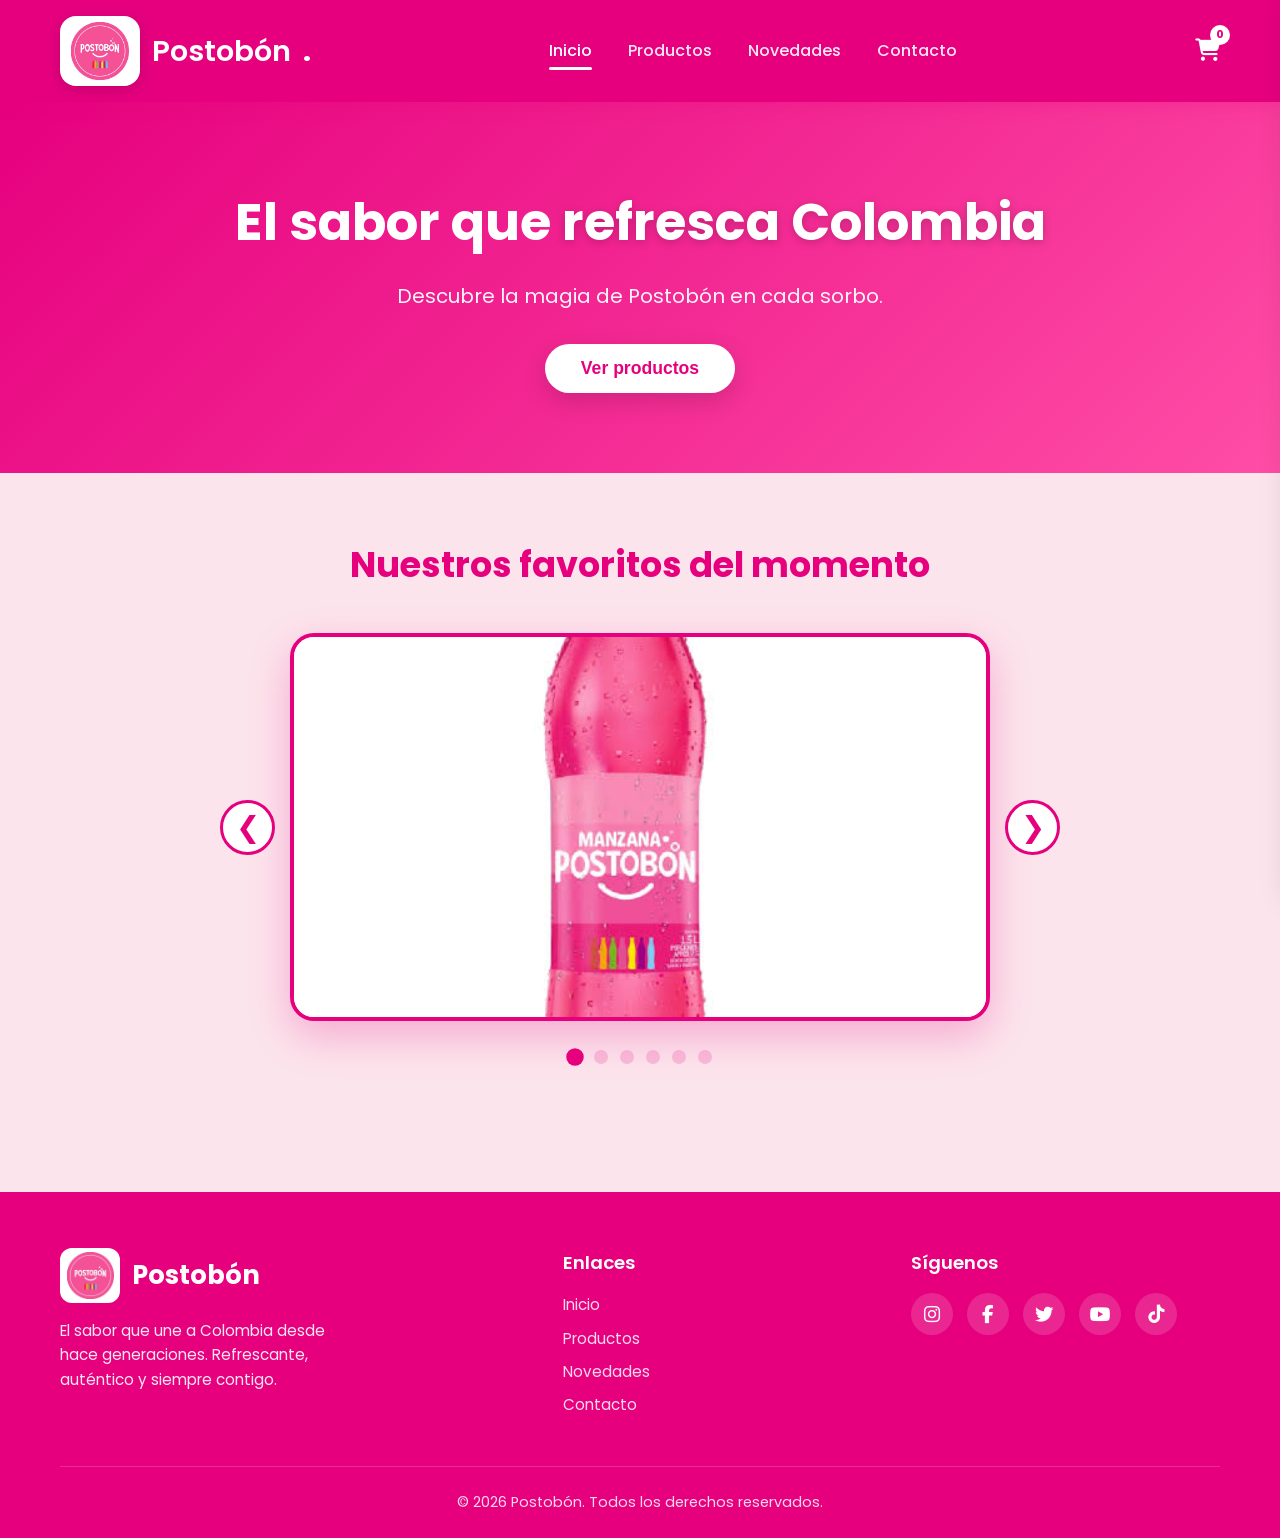
<file: index.html>
<!DOCTYPE html>
<html lang="es">
<head>
  <meta charset="UTF-8" />
  <meta name="viewport" content="width=device-width, initial-scale=1.0"/>
  <title>Postobón | Inicio</title>
  <link rel="stylesheet" href="styles.css" />
  <link href="https://fonts.googleapis.com/css2?family=Poppins:wght@300;400;500;600&display=swap" rel="stylesheet">
  <link rel="stylesheet" href="https://cdnjs.cloudflare.com/ajax/libs/font-awesome/6.4.0/css/all.min.css"/>
</head>
<body>

  <header class="header">
    <div class="container">
      <div class="logo">
        <img src="logito.jpg" width="80" height="70" alt="Postobón" class="logo-img">
        Postobón<span>.</span>
      </div>
      <nav class="nav">
        <a href="index.html" class="active">Inicio</a>
        <a href="productos.html">Productos</a>
        <a href="materiales.html">Novedades</a>
        <a href="contacto.html">Contacto</a>
      </nav>
      <div class="cart-icon" id="cartBtn">
        <i class="fas fa-shopping-cart"></i>
        <span class="cart-count" id="cartCount">0</span>
      </div>
    </div>
  </header>

  <section class="hero">
    <div class="container">
      <h1>El sabor que <span>refresca Colombia</span></h1>
      <p>Descubre la magia de Postobón en cada sorbo.</p>
      <a href="productos.html"><button class="btn-primary">Ver productos</button></a>
    </div>
  </section>

  <section class="carousel-section">
    <div class="container">
      <h2>Nuestros favoritos del momento</h2>
      
      <div class="carousel-wrapper">
        <button class="carousel-btn prev" id="prevBtn">❮</button>
        
        <div class="carousel-container">
          <div class="carousel" id="carousel"></div>
        </div>
        
        <button class="carousel-btn next" id="nextBtn">❯</button>
      </div>

      <div class="dots" id="dots"></div>
    </div>
  </section>

  <div class="cart-sidebar" id="cartSidebar">
    <div class="cart-header">
      <h3>Carrito <span id="cartItemsCount">(0)</span></h3> 
      <button class="close-cart" id="closeCart">×</button>
    </div>
    <div class="cart-items" id="cartItems"></div>
    <div class="cart-total">
      <p>Total: <strong id="cartTotal">$0</strong></p>
      <button class="btn-checkout">Finalizar compra</button>
    </div>
  </div>

  <div class="overlay" id="overlay"></div>

  <div class="modal" id="modalInvoice">
    <div class="modal-content">
      <h3>Resumen de tu pedido</h3>
      <div id="invoiceDetails"></div>
      <div class="modal-buttons">
        <button class="btn-cancel" onclick="closeModal('modalInvoice')">Cancelar</button>
        <button class="btn-continue" onclick="confirmPurchase()">Continuar</button>
      </div>
    </div>
  </div>

  <div class="modal" id="modalSuccess">
    <div class="modal-content">
      <h3>¡Tu pedido va en camino!</h3>
      <p style="margin:1.5rem 0;color:#555">Gracias por elegir Postobón. Pronto recibirás tu pedido.</p>
      <button class="btn-accept" onclick="closeModal('modalSuccess')">Aceptar</button>
    </div>
  </div>

  <footer class="footer">
    <div class="container">
      <div class="footer-content">
        <div class="footer-brand">
          <div class="logo-footer">
            <img src="logito.jpg" alt="Postobón">
            Postobón
          </div>
          <p>El sabor que une a Colombia desde hace generaciones. Refrescante, auténtico y siempre contigo.</p>
        </div>

        <div class="footer-links">
          <h4>Enlaces</h4>
          <a href="index.html">Inicio</a>
          <a href="productos.html">Productos</a>
          <a href="materiales.html">Novedades</a>
          <a href="contacto.html">Contacto</a>
        </div>

        <div class="footer-social">
          <h4>Síguenos</h4>
          <div class="social-icons">
            <a href="#" title="Instagram"><i class="fab fa-instagram"></i></a>
            <a href="#" title="Facebook"><i class="fab fa-facebook-f"></i></a>
            <a href="#" title="Twitter / X"><i class="fab fa-twitter"></i></a>
            <a href="#" title="YouTube"><i class="fab fa-youtube"></i></a>
            <a href="#" title="TikTok"><i class="fab fa-tiktok"></i></a>
          </div>
        </div>
      </div>

      <div class="footer-bottom">
        © 2026 Postobón. Todos los derechos reservados.
      </div>
    </div>
  </footer>

  <script src="script.js"></script>
</body>
</html>
</file>
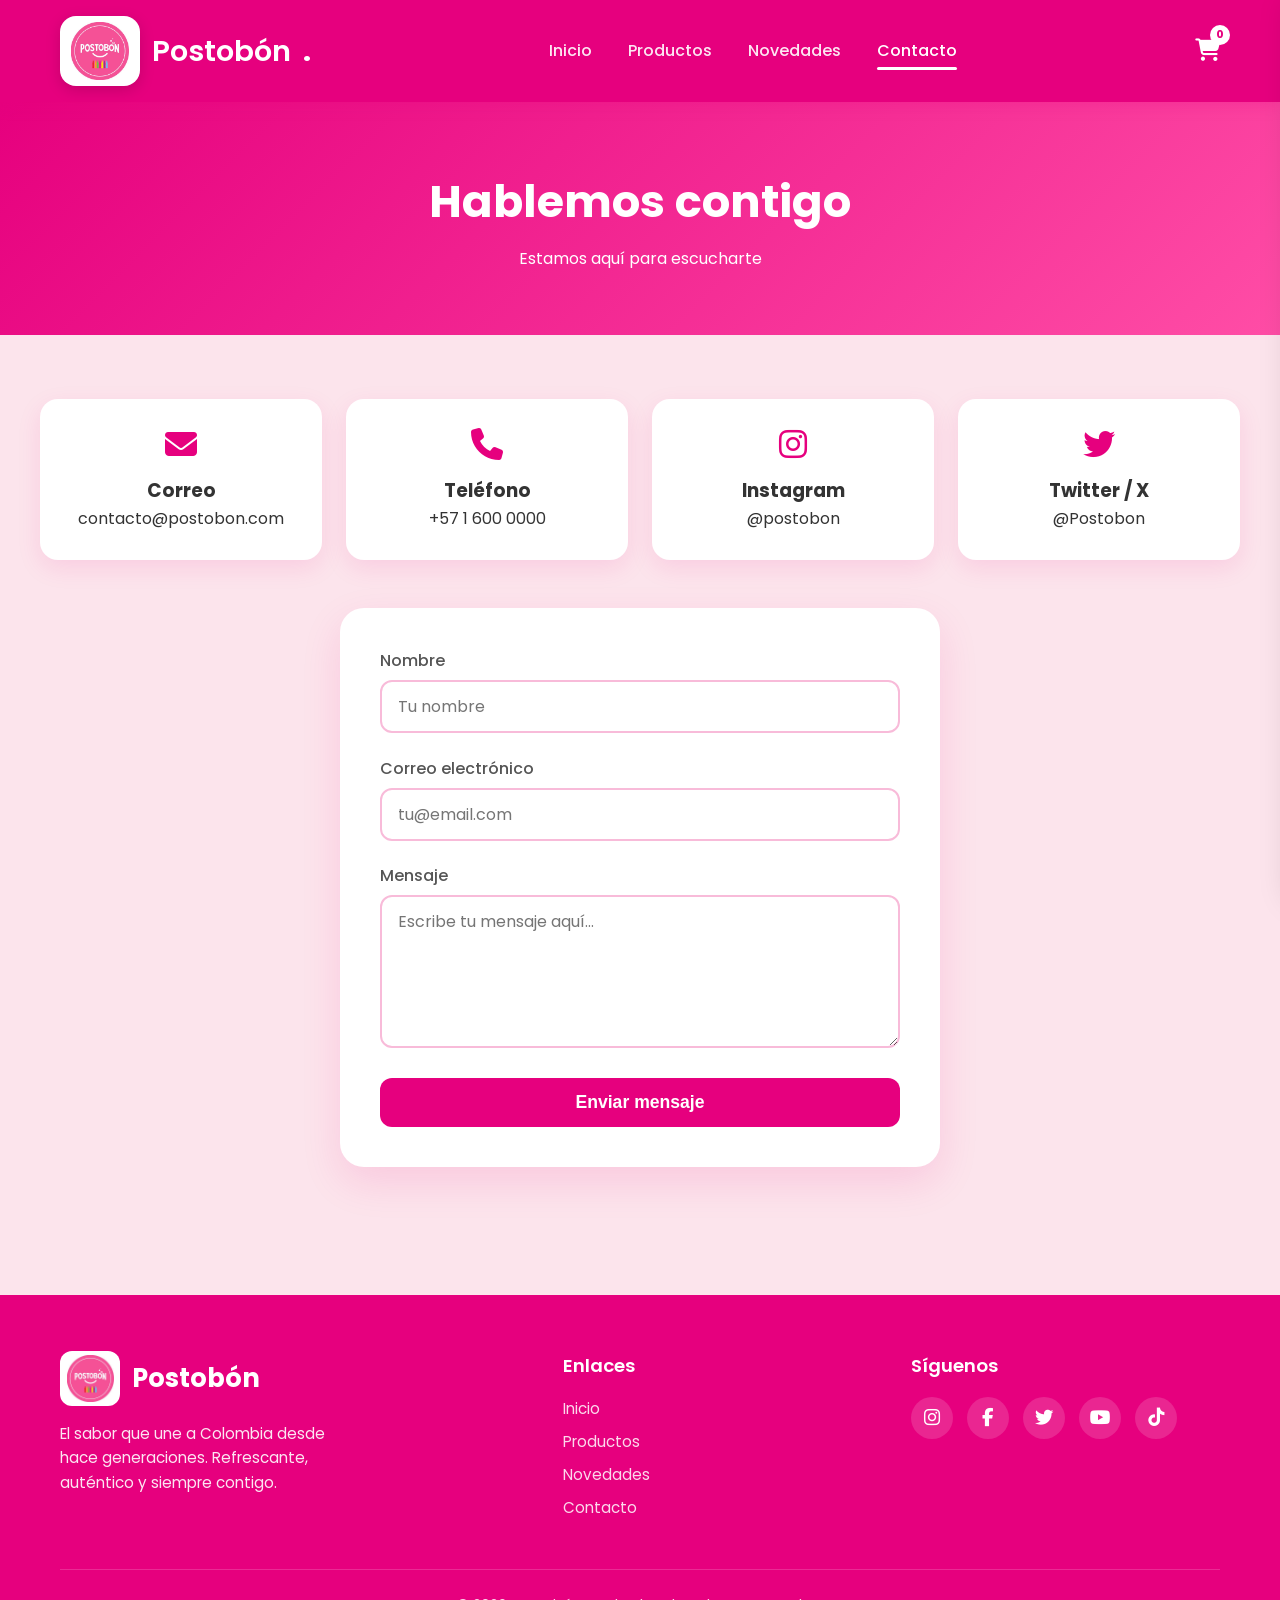
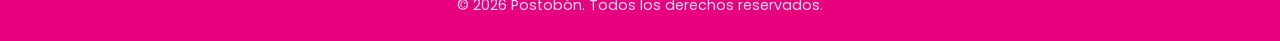
<file: contacto.html>
<!DOCTYPE html>
<html lang="es">
<head>
  <meta charset="UTF-8" />
  <meta name="viewport" content="width=device-width, initial-scale=1.0"/>
  <title>Contacto | Postobón</title>
  <link rel="stylesheet" href="styles.css" />
  <link href="https://fonts.googleapis.com/css2?family=Poppins:wght@300;400;500;600&display=swap" rel="stylesheet">
  <link rel="stylesheet" href="https://cdnjs.cloudflare.com/ajax/libs/font-awesome/6.4.0/css/all.min.css"/>
</head>
<body>

  <header class="header">
    <div class="container">
      <div class="logo">
        <img src="logito.jpg" width="80" height="70" alt="Postobón" class="logo-img">
        Postobón<span>.</span>
      </div>
      <nav class="nav">
        <a href="index.html">Inicio</a>
        <a href="productos.html">Productos</a>
        <a href="materiales.html">Novedades</a>
        <a href="contacto.html" class="active">Contacto</a>
      </nav>
      <div class="cart-icon" id="cartBtn">
        <i class="fas fa-shopping-cart"></i>
        <span class="cart-count" id="cartCount">0</span>
      </div>
    </div>
  </header>

  <section class="hero-products">
    <div class="container">
      <h1>Hablemos <span>contigo</span></h1>
      <p>Estamos aquí para escucharte</p>
    </div>
  </section>

  <section class="contact-section container">
    <div class="contact-info-grid">
      <div class="info-card">
        <i class="fas fa-envelope"></i>
        <h3>Correo</h3>
        <p>contacto@postobon.com</p>
      </div>
      <div class="info-card">
        <i class="fas fa-phone"></i>
        <h3>Teléfono</h3>
        <p>+57 1 600 0000</p>
      </div>
      <div class="info-card">
        <i class="fab fa-instagram"></i>
        <h3>Instagram</h3>
        <p>@postobon</p>
      </div>
      <div class="info-card">
        <i class="fab fa-twitter"></i>
        <h3>Twitter / X</h3>
        <p>@Postobon</p>
      </div>
    </div>

    <form class="contact-form" onsubmit="event.preventDefault(); showNotification('Mensaje enviado. ¡Gracias!'); this.reset();">
      <div class="form-group">
        <label>Nombre</label>
        <input type="text" required placeholder="Tu nombre">
      </div>
      <div class="form-group">
        <label>Correo electrónico</label>
        <input type="email" required placeholder="tu@email.com">
      </div>
      <div class="form-group">
        <label>Mensaje</label>
        <textarea rows="5" required placeholder="Escribe tu mensaje aquí..."></textarea>
      </div>
      <button type="submit" class="btn-submit">Enviar mensaje</button>
    </form>
  </section>

  <div class="cart-sidebar" id="cartSidebar">
    <div class="cart-header">
      <h3>Carrito <span id="cartItemsCount">(0)</span></h3>
      <button class="close-cart" id="closeCart">×</button>
    </div>
    <div class="cart-items" id="cartItems"></div>
    <div class="cart-total">
      <p>Total: <strong id="cartTotal">$0</strong></p>
      <button class="btn-checkout">Finalizar compra</button>
    </div>
  </div>

  <div class="overlay" id="overlay"></div>

  <div class="modal" id="modalInvoice">
    <div class="modal-content">
      <h3>Resumen de tu pedido</h3>
      <div id="invoiceDetails"></div>
      <div class="modal-buttons">
        <button class="btn-cancel" onclick="closeModal('modalInvoice')">Cancelar</button>
        <button class="btn-continue" onclick="confirmPurchase()">Continuar</button>
      </div>
    </div>
  </div>

  <div class="modal" id="modalSuccess">
    <div class="modal-content">
      <h3>¡Tu pedido va en camino!</h3>
      <p style="margin:1.5rem 0;color:#555">Gracias por elegir Postobón. Pronto recibirás tu pedido.</p>
      <button class="btn-accept" onclick="closeModal('modalSuccess')">Aceptar</button>
    </div>
  </div>

  <footer class="footer">
    <div class="container">
      <div class="footer-content">
        <div class="footer-brand">
          <div class="logo-footer">
            <img src="logito.jpg" alt="Postobón">
            Postobón
          </div>
          <p>El sabor que une a Colombia desde hace generaciones. Refrescante, auténtico y siempre contigo.</p>
        </div>

        <div class="footer-links">
          <h4>Enlaces</h4>
          <a href="index.html">Inicio</a>
          <a href="productos.html">Productos</a>
          <a href="materiales.html">Novedades</a>
          <a href="contacto.html">Contacto</a>
        </div>

        <div class="footer-social">
          <h4>Síguenos</h4>
          <div class="social-icons">
            <a href="#" title="Instagram"><i class="fab fa-instagram"></i></a>
            <a href="#" title="Facebook"><i class="fab fa-facebook-f"></i></a>
            <a href="#" title="Twitter / X"><i class="fab fa-twitter"></i></a>
            <a href="#" title="YouTube"><i class="fab fa-youtube"></i></a>
            <a href="#" title="TikTok"><i class="fab fa-tiktok"></i></a>
          </div>
        </div>
      </div>

      <div class="footer-bottom">
        © 2026 Postobón. Todos los derechos reservados.
      </div>
    </div>
  </footer>

  <script src="script.js"></script>
</body>
</html>
</file>
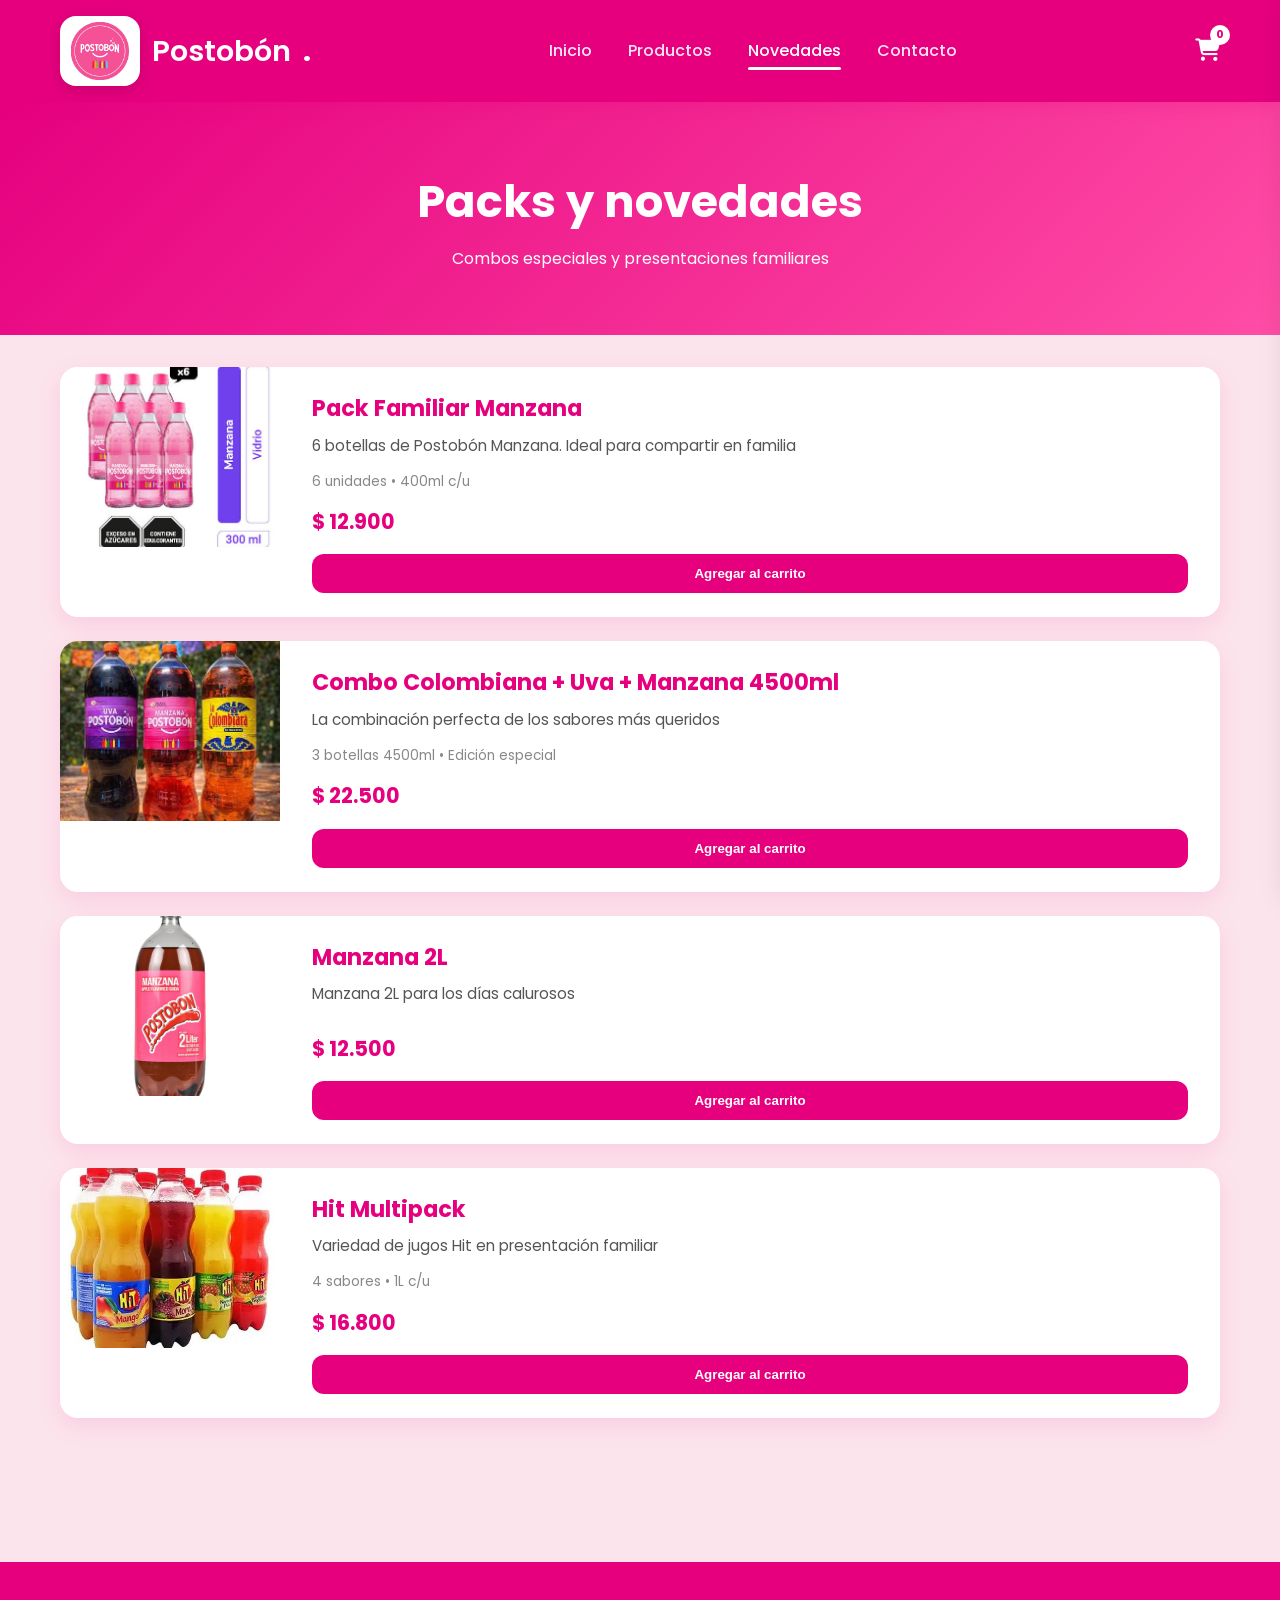
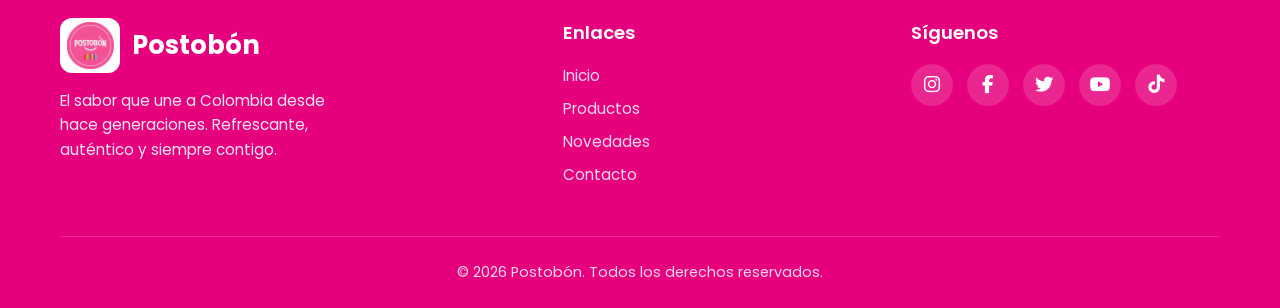
<file: materiales.html>
<!DOCTYPE html>
<html lang="es">
<head>
  <meta charset="UTF-8" />
  <meta name="viewport" content="width=device-width, initial-scale=1.0"/>
  <title>Novedades | Postobón</title>
  <link rel="stylesheet" href="styles.css" />
  <link href="https://fonts.googleapis.com/css2?family=Poppins:wght@300;400;500;600&display=swap" rel="stylesheet">
  <link rel="stylesheet" href="https://cdnjs.cloudflare.com/ajax/libs/font-awesome/6.4.0/css/all.min.css"/>
</head>
<body>

  <header class="header">
    <div class="container">
      <div class="logo">
        <img src="logito.jpg" width="80" height="70" alt="Postobón" class="logo-img">
        Postobón<span>.</span>
      </div>
      <nav class="nav">
        <a href="index.html">Inicio</a>
        <a href="productos.html">Productos</a>
        <a href="materiales.html" class="active">Novedades</a>
        <a href="contacto.html">Contacto</a>
      </nav>
      <div class="cart-icon" id="cartBtn">
        <i class="fas fa-shopping-cart"></i>
        <span class="cart-count" id="cartCount">0</span>
      </div>
    </div>
  </header>

  <section class="hero-products">
    <div class="container">
      <h1>Packs y <span>novedades</span></h1>
      <p>Combos especiales y presentaciones familiares</p>
    </div>
  </section>

  <section class="container">
    <div class="materials-list"></div>
  </section>

  <div class="cart-sidebar" id="cartSidebar">
    <div class="cart-header">
      <h3>Carrito <span id="cartItemsCount">(0)</span></h3>
      <button class="close-cart" id="closeCart">×</button>
    </div>
    <div class="cart-items" id="cartItems"></div>
    <div class="cart-total">
      <p>Total: <strong id="cartTotal">$0</strong></p>
      <button class="btn-checkout">Finalizar compra</button>
    </div>
  </div>

  <div class="overlay" id="overlay"></div>

  <div class="modal" id="modalInvoice">
    <div class="modal-content">
      <h3>Resumen de tu pedido</h3>
      <div id="invoiceDetails"></div>
      <div class="modal-buttons">
        <button class="btn-cancel" onclick="closeModal('modalInvoice')">Cancelar</button>
        <button class="btn-continue" onclick="confirmPurchase()">Continuar</button>
      </div>
    </div>
  </div>

  <div class="modal" id="modalSuccess">
    <div class="modal-content">
      <h3>¡Tu pedido va en camino!</h3>
      <p style="margin:1.5rem 0;color:#555">Gracias por elegir Postobón. Pronto recibirás tu pedido.</p>
      <button class="btn-accept" onclick="closeModal('modalSuccess')">Aceptar</button>
    </div>
  </div>

  <footer class="footer">
    <div class="container">
      <div class="footer-content">
        <div class="footer-brand">
          <div class="logo-footer">
            <img src="logito.jpg" alt="Postobón">
            Postobón
          </div>
          <p>El sabor que une a Colombia desde hace generaciones. Refrescante, auténtico y siempre contigo.</p>
        </div>

        <div class="footer-links">
          <h4>Enlaces</h4>
          <a href="index.html">Inicio</a>
          <a href="productos.html">Productos</a>
          <a href="materiales.html">Novedades</a>
          <a href="contacto.html">Contacto</a>
        </div>

        <div class="footer-social">
          <h4>Síguenos</h4>
          <div class="social-icons">
            <a href="#" title="Instagram"><i class="fab fa-instagram"></i></a>
            <a href="#" title="Facebook"><i class="fab fa-facebook-f"></i></a>
            <a href="#" title="Twitter / X"><i class="fab fa-twitter"></i></a>
            <a href="#" title="YouTube"><i class="fab fa-youtube"></i></a>
            <a href="#" title="TikTok"><i class="fab fa-tiktok"></i></a>
          </div>
        </div>
      </div>

      <div class="footer-bottom">
        © 2026 Postobón. Todos los derechos reservados.
      </div>
    </div>
  </footer>

  <script src="script.js"></script>
</body>
</html>
</file>
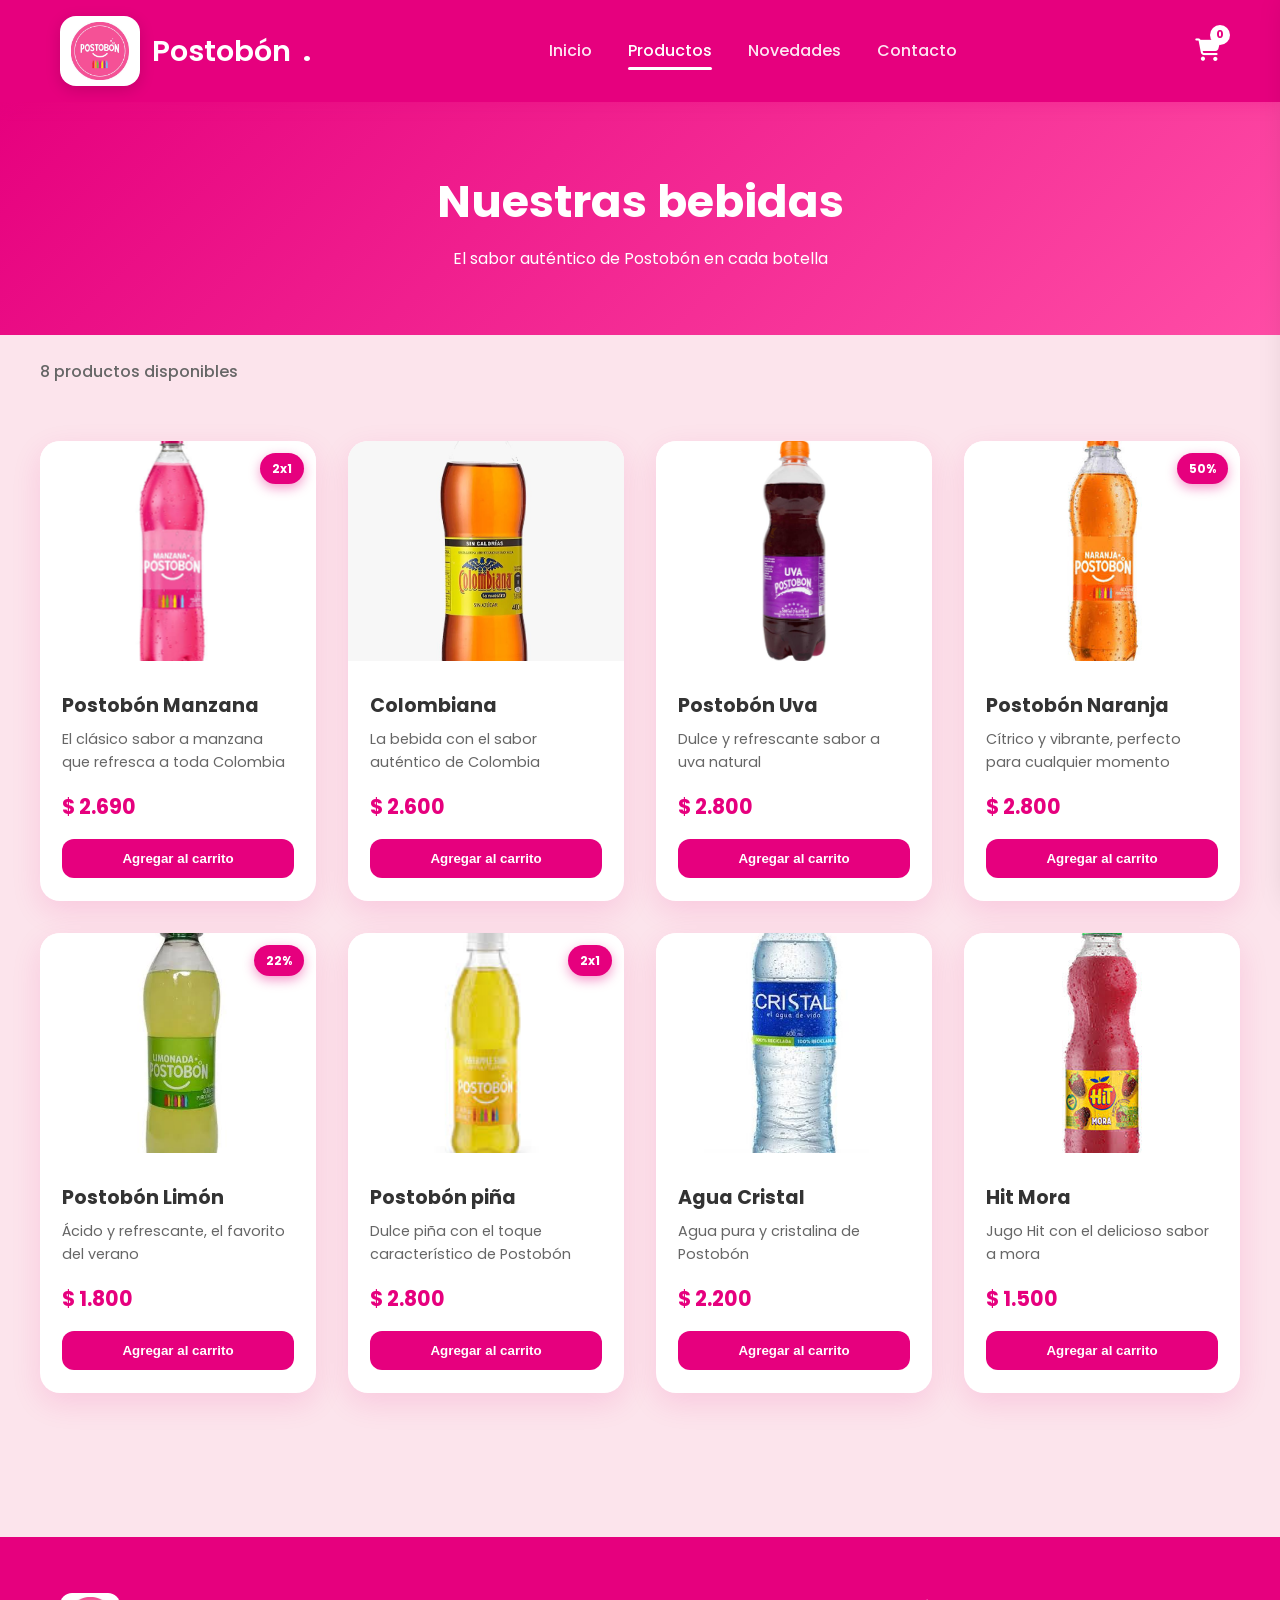
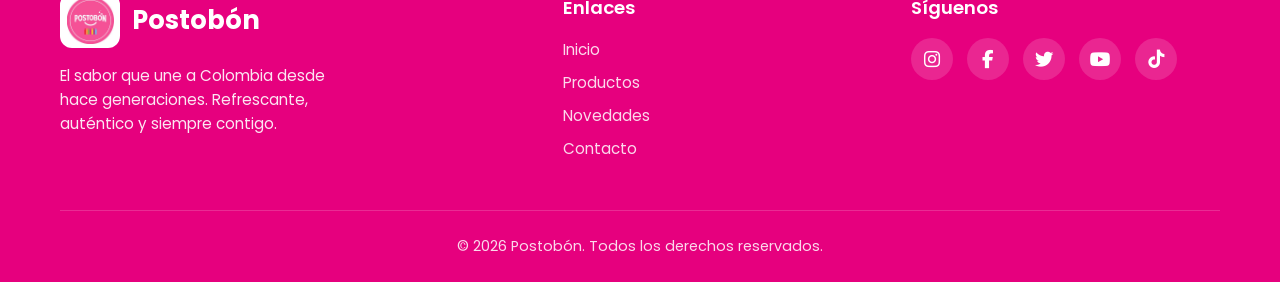
<file: productos.html>
<!DOCTYPE html>
<html lang="es">
<head>
  <meta charset="UTF-8" />
  <meta name="viewport" content="width=device-width, initial-scale=1.0"/>
  <title>Productos | Postobón</title>
  <link rel="stylesheet" href="styles.css" />
  <link href="https://fonts.googleapis.com/css2?family=Poppins:wght@300;400;500;600&display=swap" rel="stylesheet">
  <link rel="stylesheet" href="https://cdnjs.cloudflare.com/ajax/libs/font-awesome/6.4.0/css/all.min.css"/>
</head>
<body>

  <header class="header">
    <div class="container">
      <div class="logo">
        <img src="logito.jpg" width="80" height="70" alt="Postobón" class="logo-img">
        Postobón<span>.</span>
      </div>
      <nav class="nav">
        <a href="index.html">Inicio</a>
        <a href="productos.html" class="active">Productos</a>
        <a href="materiales.html">Novedades</a>
        <a href="contacto.html">Contacto</a>
      </nav>
      <div class="cart-icon" id="cartBtn">
        <i class="fas fa-shopping-cart"></i>
        <span class="cart-count" id="cartCount">0</span>
      </div>
    </div>
  </header>

  <section class="hero-products">
    <div class="container">
      <h1>Nuestras <span>bebidas</span></h1>
      <p>El sabor auténtico de Postobón en cada botella</p>
    </div>
  </section>

  <div class="filters container">
    <p>8 productos disponibles</p>
  </div>

  <section class="products container">
    <div class="product-grid" id="productGrid"></div>
  </section>

  <div class="cart-sidebar" id="cartSidebar">
    <div class="cart-header">
      <h3>Carrito <span id="cartItemsCount">(0)</span></h3>
      <button class="close-cart" id="closeCart">×</button>
    </div>
    <div class="cart-items" id="cartItems"></div>
    <div class="cart-total">
      <p>Total: <strong id="cartTotal">$0</strong></p>
      <button class="btn-checkout">Finalizar compra</button>
    </div>
  </div>

  <div class="overlay" id="overlay"></div>

  <div class="modal" id="modalInvoice">
    <div class="modal-content">
      <h3>Resumen de tu pedido</h3>
      <div id="invoiceDetails"></div>
      <div class="modal-buttons">
        <button class="btn-cancel" onclick="closeModal('modalInvoice')">Cancelar</button>
        <button class="btn-continue" onclick="confirmPurchase()">Continuar</button>
      </div>
    </div>
  </div>

  <div class="modal" id="modalSuccess">
    <div class="modal-content">
      <h3>¡Tu pedido va en camino!</h3>
      <p style="margin:1.5rem 0;color:#555">Gracias por elegir Postobón. Pronto recibirás tu pedido.</p>
      <button class="btn-accept" onclick="closeModal('modalSuccess')">Aceptar</button>
    </div>
  </div>

  <footer class="footer">
    <div class="container">
      <div class="footer-content">
        <div class="footer-brand">
          <div class="logo-footer">
            <img src="logito.jpg" alt="Postobón">
            Postobón
          </div>
          <p>El sabor que une a Colombia desde hace generaciones. Refrescante, auténtico y siempre contigo.</p>
        </div>

        <div class="footer-links">
          <h4>Enlaces</h4>
          <a href="index.html">Inicio</a>
          <a href="productos.html">Productos</a>
          <a href="materiales.html">Novedades</a>
          <a href="contacto.html">Contacto</a>
        </div>

        <div class="footer-social">
          <h4>Síguenos</h4>
          <div class="social-icons">
            <a href="#" title="Instagram"><i class="fab fa-instagram"></i></a>
            <a href="#" title="Facebook"><i class="fab fa-facebook-f"></i></a>
            <a href="#" title="Twitter / X"><i class="fab fa-twitter"></i></a>
            <a href="#" title="YouTube"><i class="fab fa-youtube"></i></a>
            <a href="#" title="TikTok"><i class="fab fa-tiktok"></i></a>
          </div>
        </div>
      </div>

      <div class="footer-bottom">
        © 2026 Postobón. Todos los derechos reservados.
      </div>
    </div>
  </footer>

  <script src="script.js"></script>
</body>
</html>
</file>
<file: styles.css>
/*no tocar el carrusel*/

* {
  margin: 0;
  padding: 0;
  box-sizing: border-box;
}

body {
  font-family: 'Poppins', sans-serif;
  background: #fce4ec;
  color: #333;
  line-height: 1.6;
}

.container {
  max-width: 1200px;
  margin: 0 auto;
  padding: 0 20px;
}

:root {
  --primary: #e6007e;
  --secondary: #ff4da6;
  --accent: #c4006a;
  --light: #fff5f9;
  --dark: #333;
  --gray: #ddd;
}

.header {
  background: #e6007e;
  box-shadow: 0 2px 15px rgba(230, 0, 126, 0.25);
  position: sticky;
  top: 0;
  z-index: 100;
}

.header .container {
  display: flex;
  justify-content: space-between;
  align-items: center;
  padding: 1rem 20px;
}

.logo {
  display: flex;
  align-items: center;
  gap: 12px;
  font-size: 1.8rem;
  font-weight: 600;
  color: white;
  text-decoration: none;
}

.logo-img {
  width: 80px;
  height: 70px;
  object-fit: contain;
  border-radius: 16px;
  background: white;
  padding: 6px;
  box-shadow: 0 4px 15px rgba(0,0,0,0.15);
}

.logo span {
  color: #fff;
  font-weight: 700;
}

.nav a {
  margin: 0 1rem;
  text-decoration: none;
  color: rgba(255,255,255,0.9);
  font-weight: 500;
  transition: color 0.3s;
  position: relative;
}

.nav a:hover,
.nav a.active {
  color: #fff;
}

.nav a.active::after {
  content: '';
  position: absolute;
  bottom: -8px;
  left: 0;
  width: 100%;
  height: 3px;
  background: white;
  border-radius: 2px;
}

.cart-icon {
  position: relative;
  cursor: pointer;
  font-size: 1.4rem;
  color: white;
}

.cart-count {
  position: absolute;
  top: -8px;
  right: -10px;
  background: white;
  color: #e6007e;
  font-size: 0.7rem;
  font-weight: 700;
  width: 20px;
  height: 20px;
  border-radius: 50%;
  display: flex;
  align-items: center;
  justify-content: center;
}

/* HERO */
.hero {
  background: linear-gradient(135deg, #e6007e 0%, #ff4da6 100%);
  color: white;
  text-align: center;
  padding: 5rem 20px;
}

.hero h1 {
  font-size: 3.2rem;
  margin-bottom: 1rem;
  font-weight: 700;
}

.hero h1 span {
  color: #fff;
  text-shadow: 0 2px 10px rgba(0,0,0,0.2);
}

.hero p {
  font-size: 1.25rem;
  margin-bottom: 2rem;
  opacity: 0.95;
}

.btn-primary {
  background: white;
  color: #e6007e;
  border: none;
  padding: 14px 36px;
  border-radius: 50px;
  font-size: 1.1rem;
  font-weight: 600;
  cursor: pointer;
  transition: all 0.3s;
  box-shadow: 0 8px 25px rgba(0,0,0,0.15);
}

.btn-primary:hover {
  transform: translateY(-3px);
  box-shadow: 0 12px 30px rgba(0,0,0,0.2);
}

/* CARRUSEL */
.carousel-section {
  padding: 4rem 0;
  text-align: center;
}

.carousel-section h2 {
  font-size: 2.2rem;
  margin-bottom: 2.5rem;
  color: #e6007e;
}

.carousel-wrapper {
  position: relative;
  max-width: 900px;
  margin: 0 auto;
  display: flex;
  align-items: center;
  justify-content: center;
  gap: 15px;
}

.carousel-container {
  width: 100%;
  max-width: 700px;
  overflow: hidden;
  border-radius: 24px;
  border: 4px solid #e6007e;
  box-shadow: 0 15px 40px rgba(230, 0, 126, 0.25);
  background: white;
}

.carousel {
  display: flex;
  transition: transform 0.6s cubic-bezier(0.25, 0.8, 0.25, 1);
  height: 380px;
}

.carousel-item {
  min-width: 100%;
  height: 100%;
  cursor: pointer;
}

.carousel-item img {
  width: 100%;
  height: 100%;
  object-fit: cover;
}

.carousel-btn {
  width: 55px;
  height: 55px;
  border-radius: 50%;
  border: 3px solid #e6007e;
  background: white;
  color: #e6007e;
  font-size: 1.8rem;
  cursor: pointer;
  display: flex;
  align-items: center;
  justify-content: center;
  transition: all 0.3s;
  z-index: 10;
  flex-shrink: 0;
}

.carousel-btn:hover {
  background: #e6007e;
  color: white;
}

.dots {
  display: flex;
  justify-content: center;
  gap: 12px;
  margin-top: 1.8rem;
}

.dot {
  width: 14px;
  height: 14px;
  border-radius: 50%;
  background: #f8bbd9;
  cursor: pointer;
  transition: all 0.3s;
}

.dot.active {
  background: #e6007e;
  transform: scale(1.25);
}

/* PRODUCTOS */
.hero-products {
  background: linear-gradient(135deg, #e6007e, #ff4da6);
  color: white;
  text-align: center;
  padding: 4rem 20px;
}

.hero-products h1 {
  font-size: 2.8rem;
  margin-bottom: 0.5rem;
}

.hero-products h1 span {
  color: #fff;
}

.filters {
  padding: 1.5rem 0;
  color: #666;
  font-weight: 500;
}

.products {
  padding: 2rem 0 5rem;
}

.product-grid {
  display: grid;
  grid-template-columns: repeat(auto-fill, minmax(260px, 1fr));
  gap: 2rem;
}

.product-card {
  background: white;
  border-radius: 20px;
  overflow: hidden;
  box-shadow: 0 10px 30px rgba(230, 0, 126, 0.12);
  transition: transform 0.3s, box-shadow 0.3s;
  position: relative;
}

.product-card:hover {
  transform: translateY(-8px);
  box-shadow: 0 18px 40px rgba(230, 0, 126, 0.2);
}

.product-image {
  width: 100%;
  height: 220px;
  object-fit: cover;
}

.product-info {
  padding: 1.4rem;
}

.product-info h3 {
  font-size: 1.2rem;
  margin-bottom: 0.4rem;
  color: #333;
}

.product-info p {
  font-size: 0.9rem;
  color: #666;
  margin-bottom: 1rem;
  min-height: 40px;
}

.product-price {
  font-size: 1.3rem;
  font-weight: 700;
  color: #e6007e;
  margin-bottom: 1rem;
}

.btn-add {
  width: 100%;
  background: #e6007e;
  color: white;
  border: none;
  padding: 12px;
  border-radius: 12px;
  font-weight: 600;
  cursor: pointer;
  transition: background 0.3s;
}

.btn-add:hover {
  background: #c4006a;
}

.promo-badge {
  position: absolute;
  top: 12px;
  right: 12px;
  background: #e6007e;
  color: white;
  font-size: 0.75rem;
  font-weight: 700;
  padding: 6px 12px;
  border-radius: 50px;
  z-index: 5;
  box-shadow: 0 4px 12px rgba(230, 0, 126, 0.4);
  animation: pulse 2s infinite;
}

@keyframes pulse {
  0%, 100% { transform: scale(1); }
  50% { transform: scale(1.08); }
}


.materials-list {
  display: flex;
  flex-direction: column;
  gap: 1.5rem;
  padding: 2rem 0 5rem;
}

.material-item {
  display: flex;
  background: white;
  border-radius: 18px;
  overflow: hidden;
  box-shadow: 0 8px 25px rgba(230, 0, 126, 0.1);
  transition: transform 0.3s;
}

.material-item:hover {
  transform: translateX(8px);
}

.material-image {
  width: 220px;
  height: 180px;
  object-fit: cover;
  flex-shrink: 0;
}

.material-info {
  padding: 1.5rem 2rem;
  flex: 1;
  display: flex;
  flex-direction: column;
  justify-content: center;
}

.material-info h3 {
  font-size: 1.4rem;
  margin-bottom: 0.4rem;
  color: #e6007e;
}

.material-info p {
  color: #555;
  margin-bottom: 0.8rem;
  font-size: 0.95rem;
}

.material-price {
  font-size: 1.3rem;
  font-weight: 700;
  color: #e6007e;
  margin-bottom: 1rem;
}

/* CARRITO */
.cart-sidebar {
  position: fixed;
  top: 0;
  right: -420px;
  width: 400px;
  height: 100%;
  background: white;
  z-index: 200;
  box-shadow: -10px 0 30px rgba(0,0,0,0.15);
  transition: right 0.4s ease;
  display: flex;
  flex-direction: column;
}

.cart-sidebar.open {
  right: 0;
}

.cart-header {
  padding: 1.5rem;
  border-bottom: 1px solid #eee;
  display: flex;
  justify-content: space-between;
  align-items: center;
  background: #e6007e;
  color: white;
}

.cart-header h3 {
  font-size: 1.3rem;
}

.close-cart {
  background: none;
  border: none;
  color: white;
  font-size: 1.8rem;
  cursor: pointer;
}

.cart-items {
  flex: 1;
  overflow-y: auto;
  padding: 1.5rem;
}

.cart-item {
  display: flex;
  gap: 1rem;
  margin-bottom: 1.2rem;
  padding-bottom: 1.2rem;
  border-bottom: 1px solid #f0f0f0;
}

.cart-item img {
  width: 70px;
  height: 70px;
  object-fit: cover;
  border-radius: 10px;
}

.cart-item-info {
  flex: 1;
}

.cart-item-info h4 {
  font-size: 1rem;
  margin-bottom: 0.3rem;
}

.cart-item-controls {
  display: flex;
  align-items: center;
  gap: 10px;
  margin-top: 0.5rem;
}

.qty-btn {
  width: 28px;
  height: 28px;
  border: 1px solid #ddd;
  background: #f9f9f9;
  border-radius: 6px;
  cursor: pointer;
  font-weight: 600;
}

.cart-total {
  padding: 1.5rem;
  border-top: 1px solid #eee;
  background: #fff5f9;
}

.cart-total p {
  font-size: 1.2rem;
  margin-bottom: 1rem;
  text-align: right;
}

.btn-checkout {
  width: 100%;
  background: #e6007e;
  color: white;
  border: none;
  padding: 1rem;
  border-radius: 12px;
  font-size: 1.1rem;
  font-weight: 600;
  cursor: pointer;
  transition: background 0.3s;
}

.btn-checkout:hover {
  background: #c4006a;
}

.overlay {
  position: fixed;
  top: 0;
  left: 0;
  width: 100%;
  height: 100%;
  background: rgba(0,0,0,0.45);
  z-index: 150;
  opacity: 0;
  visibility: hidden;
  transition: all 0.3s;
}

.overlay.active {
  opacity: 1;
  visibility: visible;
}

/* MODALES */
.modal {
  position: fixed;
  top: 0;
  left: 0;
  width: 100%;
  height: 100%;
  background: rgba(0,0,0,0.5);
  z-index: 300;
  display: flex;
  align-items: center;
  justify-content: center;
  opacity: 0;
  visibility: hidden;
  transition: all 0.3s;
}

.modal.active {
  opacity: 1;
  visibility: visible;
}

.modal-content {
  background: white;
  border-radius: 28px;
  padding: 2.5rem;
  max-width: 420px;
  width: 90%;
  text-align: center;
  box-shadow: 0 25px 60px rgba(230, 0, 126, 0.3);
  transform: scale(0.9);
  transition: transform 0.3s;
}

.modal.active .modal-content {
  transform: scale(1);
}

.modal-content h3 {
  color: #e6007e;
  margin-bottom: 1.5rem;
  font-size: 1.6rem;
}

.invoice-details p {
  display: flex;
  justify-content: space-between;
  margin-bottom: 0.7rem;
  font-size: 1rem;
}

.total-invoice {
  font-size: 1.3rem !important;
  font-weight: 700;
  color: #e6007e;
  border-top: 2px solid #f8bbd9;
  padding-top: 1rem;
  margin-top: 1rem;
}

.modal-buttons {
  display: flex;
  gap: 1rem;
  margin-top: 2rem;
}

.modal-buttons button {
  flex: 1;
  padding: 12px;
  border-radius: 12px;
  border: none;
  font-weight: 600;
  cursor: pointer;
}

.btn-continue {
  background: #e6007e;
  color: white;
}

.btn-cancel {
  background: #f0f0f0;
  color: #555;
}


.btn-accept {
  width: 100%;
  background: #e6007e;
  color: white;
  border: none;
  padding: 14px 24px;
  border-radius: 14px;
  font-size: 1.1rem;
  font-weight: 600;
  cursor: pointer;
  transition: background 0.3s, transform 0.2s;
  margin-top: 1rem;
}

.btn-accept:hover {
  background: #c4006a;
  transform: translateY(-2px);
}

/* FOOTER estilo kuki crochet */
.footer {
  background: #e6007e;
  color: white;
  padding: 3.5rem 0 1.5rem;
  margin-top: 4rem;
}

.footer-content {
  display: grid;
  grid-template-columns: 1.5fr 1fr 1fr;
  gap: 2.5rem;
  margin-bottom: 2.5rem;
  align-items: start;
}

.footer-brand {
  display: flex;
  flex-direction: column;
  gap: 1rem;
}

.footer-brand .logo-footer {
  display: flex;
  align-items: center;
  gap: 12px;
  font-size: 1.6rem;
  font-weight: 700;
}

.footer-brand .logo-footer img {
  width: 60px;
  height: 55px;
  object-fit: contain;
  background: white;
  border-radius: 12px;
  padding: 4px;
}

.footer-brand p {
  opacity: 0.9;
  font-size: 0.95rem;
  max-width: 280px;
}

.footer-links h4,
.footer-social h4 {
  font-size: 1.15rem;
  margin-bottom: 1rem;
  font-weight: 600;
}

.footer-links a {
  color: rgba(255,255,255,0.85);
  text-decoration: none;
  display: block;
  margin-bottom: 0.55rem;
  transition: color 0.3s;
  font-size: 0.95rem;
}

.footer-links a:hover {
  color: #fff;
  text-decoration: underline;
}

.social-icons {
  display: flex;
  gap: 14px;
  flex-wrap: wrap;
}

.social-icons a {
  width: 42px;
  height: 42px;
  border-radius: 50%;
  background: rgba(255,255,255,0.15);
  display: flex;
  align-items: center;
  justify-content: center;
  color: white;
  font-size: 1.15rem;
  transition: all 0.3s;
  text-decoration: none;
}

.social-icons a:hover {
  background: white;
  color: #e6007e;
  transform: translateY(-3px);
}

.footer-bottom {
  text-align: center;
  padding-top: 1.5rem;
  border-top: 1px solid rgba(255,255,255,0.2);
  font-size: 0.9rem;
  opacity: 0.85;
}

/* CONTACTO */
.contact-section {
  padding: 4rem 0;
}

.contact-info-grid {
  display: grid;
  grid-template-columns: repeat(auto-fit, minmax(220px, 1fr));
  gap: 1.5rem;
  margin-bottom: 3rem;
}

.info-card {
  background: white;
  padding: 1.8rem;
  border-radius: 18px;
  text-align: center;
  box-shadow: 0 8px 25px rgba(230, 0, 126, 0.1);
}

.info-card i {
  font-size: 2rem;
  color: #e6007e;
  margin-bottom: 1rem;
}

.contact-form {
  max-width: 600px;
  margin: 0 auto;
  background: white;
  padding: 2.5rem;
  border-radius: 24px;
  box-shadow: 0 15px 40px rgba(230, 0, 126, 0.12);
}

.form-group {
  margin-bottom: 1.4rem;
}

.form-group label {
  display: block;
  margin-bottom: 0.4rem;
  font-weight: 500;
  color: #555;
}

.form-group input,
.form-group textarea {
  width: 100%;
  padding: 12px 16px;
  border: 2px solid #f8bbd9;
  border-radius: 12px;
  font-family: inherit;
  font-size: 1rem;
  transition: border 0.3s;
}

.form-group input:focus,
.form-group textarea:focus {
  outline: none;
  border-color: #e6007e;
}

.btn-submit {
  width: 100%;
  background: #e6007e;
  color: white;
  border: none;
  padding: 14px;
  border-radius: 12px;
  font-size: 1.1rem;
  font-weight: 600;
  cursor: pointer;
  transition: background 0.3s;
}

.btn-submit:hover {
  background: #c4006a;
}


@media (max-width: 768px) {
  .nav {
    display: none;
  }
  
  .hero h1 {
    font-size: 2.2rem;
  }
  
  .carousel {
    height: 280px;
  }
  
  .carousel-btn {
    width: 45px;
    height: 45px;
    font-size: 1.5rem;
  }
  
  .material-item {
    flex-direction: column;
  }
  
  .material-image {
    width: 100%;
    height: 200px;
  }
  
  .cart-sidebar {
    width: 100%;
    right: -100%;
  }
  
  .footer-content {
    grid-template-columns: 1fr;
    text-align: center;
  }
  
  .footer-brand {
    align-items: center;
  }
  
  .footer-brand p {
    max-width: 100%;
  }
  
  .social-icons {
    justify-content: center;
  }
}
</file>
